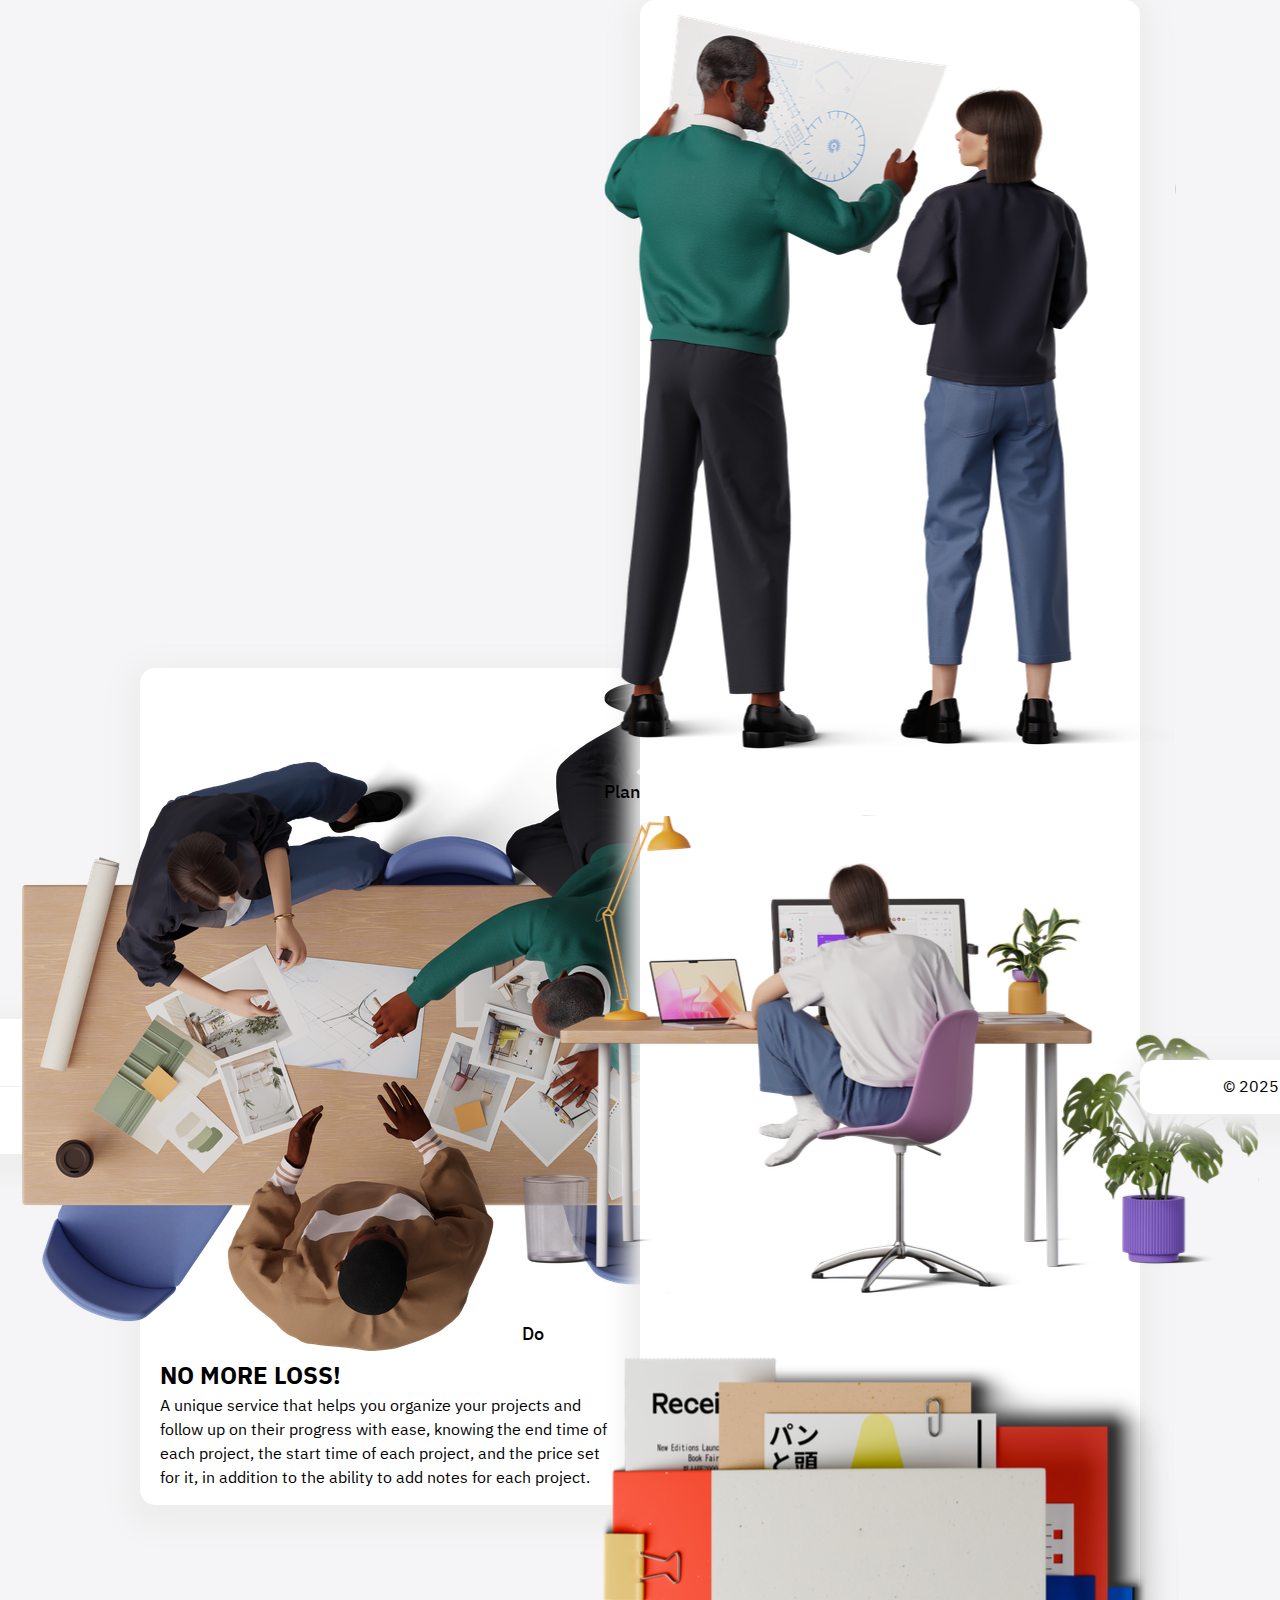
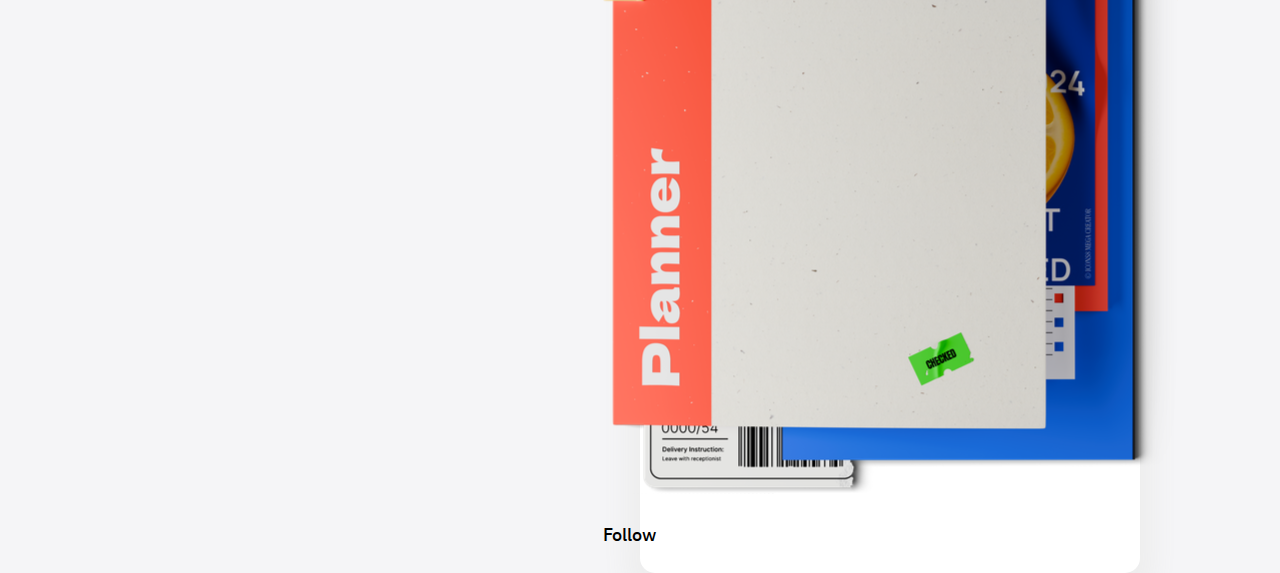
<file: index.html>
<!DOCTYPE html>
<html lang="en">
    <head>
        <meta charset="UTF-8" />
        <meta name="viewport" content="width=device-width, initial-scale=1.0" />
        <link rel="stylesheet" href="https://cdn.hugeicons.com/font/hgi-stroke-rounded.css" crossorigin="anonymous" />
        <link rel="stylesheet" href="CSS/style.css" />
        <title>Dev Pro Hub</title>
    </head>
    <body>
        <header>
            <div class="container">
                <div class="logo">
                    <i class="hgi hgi-stroke hgi-ai-computer"></i>
                    <span>Dev Pro Hub</span>
                </div>
                <div class="btn">
                    <a href="#"><button class="btn-shape">Try Now</button></a>
                </div>
            </div>
        </header>
        <section class="landing">
            <div class="container">
                <div class="image">
                    <img src="IMG/landigIMG.svg" alt="People in table" />
                </div>
                <div class="text">
                    <h2>NO MORE LOSS!</h2>
                    <p>A unique service that helps you organize your projects and follow up on their progress with ease, knowing the end
                        time
                        of each project, the start time of each project, and the price set for it, in addition to the ability to add
                        notes for
                        each project.</p>
                </div>
            </div>
        </section>
        <section class="option">
            <div class="container">
                <div class="box one">
                    <div class="image">
                        <img src="IMG/one.svg" alt="people talk">
                    </div>
                    <h3 class="text">Plan</h3>
                </div>
                <div class="box two">
                    <div class="image">
                        <img src="IMG/two.svg" alt="girl work">
                    </div>
                    <h3 class="text">Do</h3>
                </div>
                <div class="box three">
                    <div class="image">
                        <img src="IMG/three.svg" alt="files">
                    </div>
                    <h3 class="text">Follow</h3>
                </div>
            </div>
        </section>
        <footer>
            <div class="container">
                <p>&copy; 2025 All rights reserved by <a href="https://github.com/27waab">Awab Abdelbagi</a>.</p>
            </div>
        </footer>
    </body>
</html>
</file>
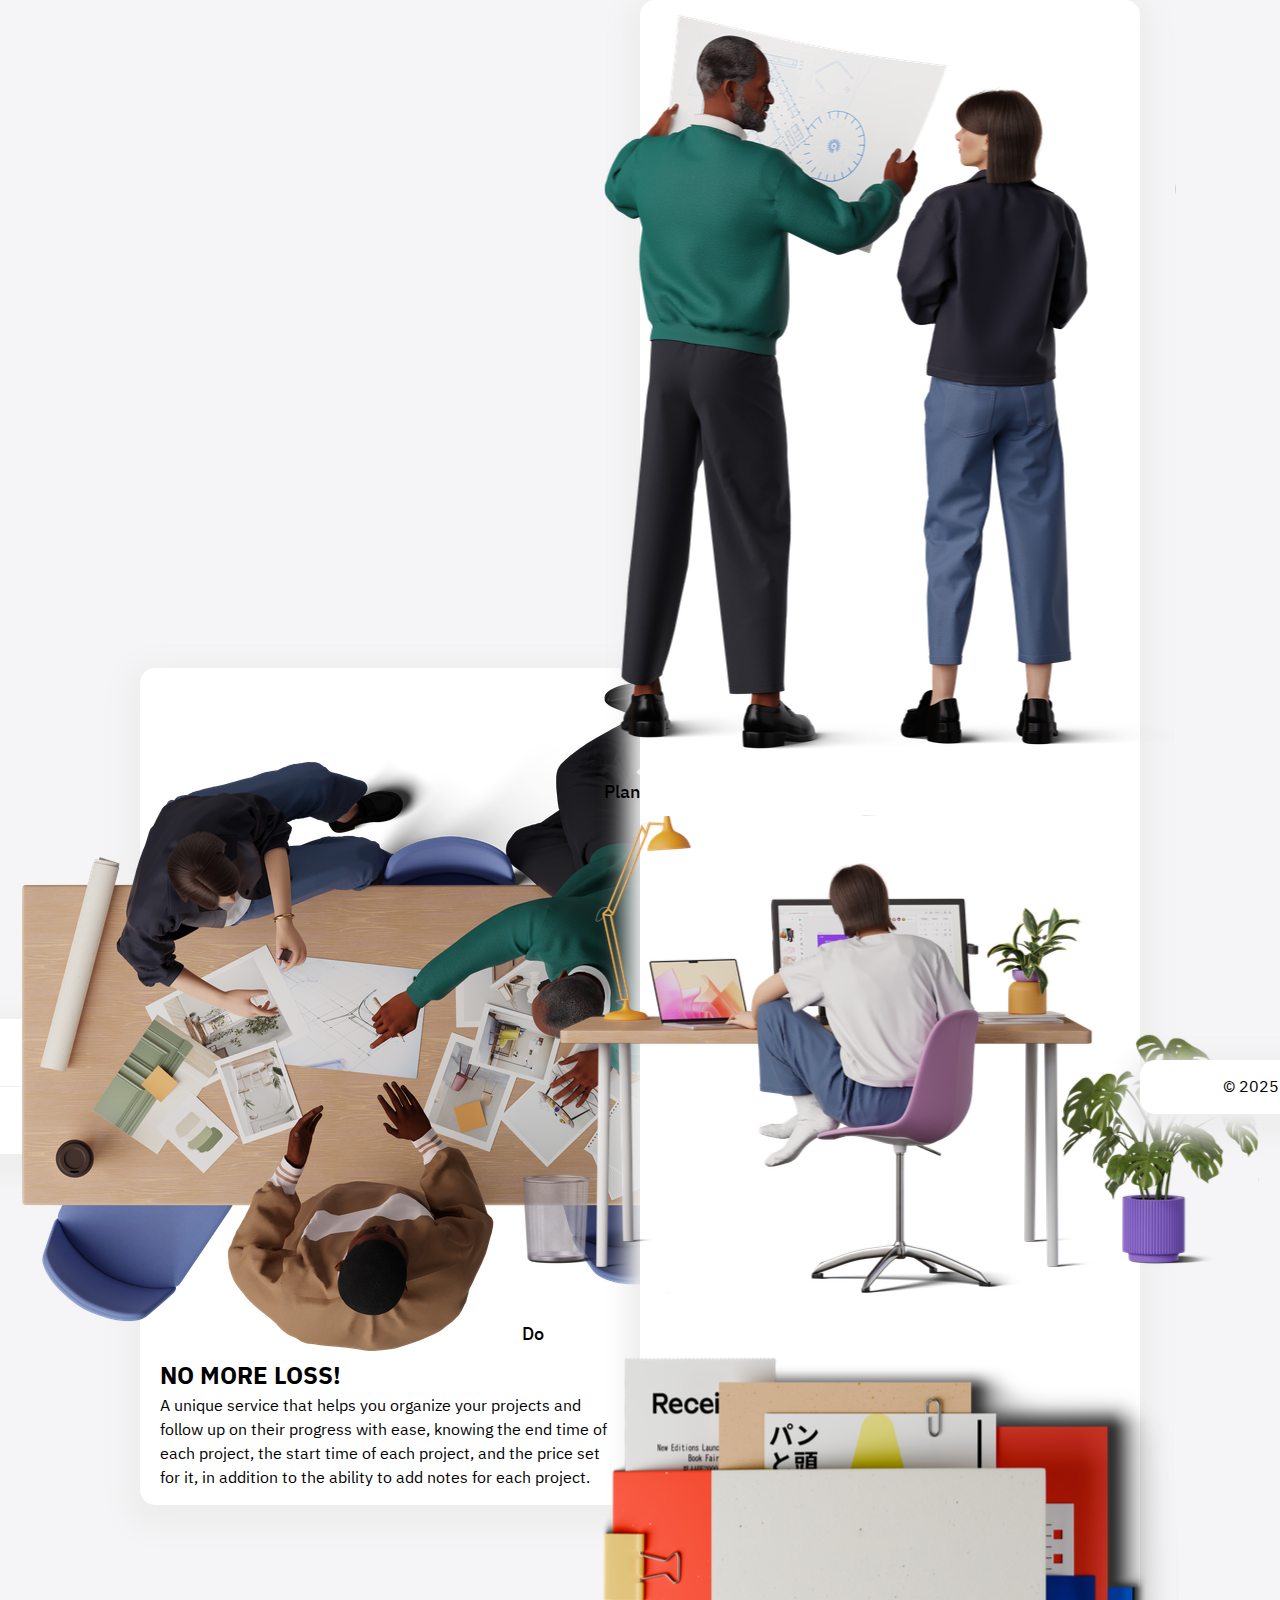
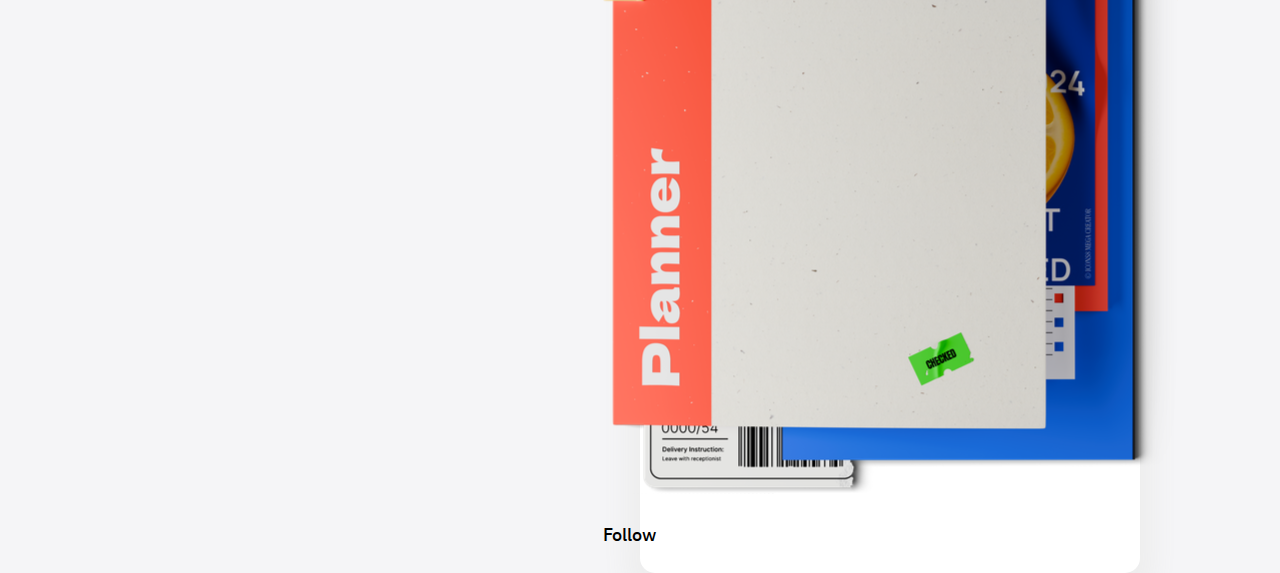
<file: home.html>
<!DOCTYPE html>
<html lang="en" data-bs-theme="dark">
    <head>
        <meta charset="utf-8" />
        <meta name="viewport" content="width=device-width, initial-scale=1" />
        <title>Project Home | Home</title>
        <link href="https://cdn.jsdelivr.net/npm/bootstrap@5.3.6/dist/css/bootstrap.min.css" rel="stylesheet" integrity="sha384-4Q6Gf2aSP4eDXB8Miphtr37CMZZQ5oXLH2yaXMJ2w8e2ZtHTl7GptT4jmndRuHDT" crossorigin="anonymous" />
        <link rel="stylesheet" href="style.css" />
    </head>
    <body class="bg-body">
        <header class="d-flex justify-content-between p-3 bg-body-tertiary text-white">
            <div class="container d-flex justify-content-between align-items-center">
                <h6>بيت المشاريع</h6>
                <div class="d-flex align-items-center justify-content-between">
                    <button class="btn btn-success me-2 btn-sm" id="addProject">إضافة مشروع</button>
                    <button class="btn btn-danger me-2 btn-sm" id="deleteAccount">حذف الحساب</button>
                    <button class="btn btn-secondary btn-sm" id="logout">تسجيل الخروج</button>
                </div>
            </div>
        </header>
        <main class="container mt-4">
            <div class="row" id="projectList">
                <!-- هنا يتم عرض الكاردات -->
            </div>
        </main>
        <!-- Modal إضافة مشروع -->
        <div class="modal fade" id="addProjectModal" tabindex="-1" aria-labelledby="addProjectLabel" aria-hidden="true">
            <div class="modal-dialog">
                <div class="modal-content">
                    <div class="modal-header">
                        <h5 class="modal-title" id="addProjectLabel">إضافة مشروع جديد</h5>
                        <button type="button" class="btn-close" data-bs-dismiss="modal" aria-label="إغلاق"></button>
                    </div>
                    <div class="modal-body">
                        <form id="projectForm">
                            <div class="mb-3">
                                <label for="projectName" class="form-label">اسم المشروع</label>
                                <input type="text" class="form-control" id="projectName" required />
                            </div>
                            <div class="mb-3">
                                <label for="projectDesc" class="form-label">وصف المشروع (اختياري)</label>
                                <textarea class="form-control" id="projectDesc" rows="3"></textarea>
                            </div>
                        </form>
                    </div>
                    <div class="modal-footer">
                        <button type="button" class="btn btn-secondary btn-sm" data-bs-dismiss="modal">إلغاء</button>
                        <button type="submit" form="projectForm" class="btn btn-primary btn-sm">حفظ المشروع</button>
                    </div>
                </div>
            </div>
        </div>
        <script src="https://cdn.jsdelivr.net/npm/bootstrap@5.3.6/dist/js/bootstrap.bundle.min.js" integrity="sha384-j1CDi7MgGQ12Z7Qab0qlWQ/Qqz24Gc6BM0thvEMVjHnfYGF0rmFCozFSxQBxwHKO" crossorigin="anonymous"></script>
        <script src="home.js"></script>
    </body>
</html>
</file>
<file: CSS/style.css>
@import url('https://fonts.googleapis.com/css2?family=IBM+Plex+Sans+Arabic:wght@100;200;300;400;500;600;700&family=Poppins:ital,wght@0,100;0,200;0,300;0,400;0,500;0,600;0,700;0,800;0,900;1,100;1,200;1,300;1,400;1,500;1,600;1,700;1,800;1,900&display=swap');
* {
    margin: 0;
    padding: 0;
    box-sizing: border-box;
    font-family: "IBM Plex Sans Arabic", sans-serif;
    user-select: none;
}
:root {
    --main-color: #007AFF;
    --light-gray: #F5F5F7;
    --dark-gray: #4A4A4A;
    --white-color: #fff;
    --black-color: #000;
    --main-transition: 300ms;
}
body {
    background-color: var(--light-gray);
    min-height: 100vh;
    display: flex;
    align-items: center;
    justify-content: center;
    position: relative;
}
.btn-shape {
    border: none;
    outline: none;
    padding: 4px 24px;
    border-radius: 8px;
    background-color: var(--main-color);
    font-size: 16px;
    color: var(--white-color);
    cursor: pointer;
    transition: var(--main-transition);
    font-weight: 500;
}
.btn-shape:hover {
    background-color: #0056b3;
}
.container {
    display: flex;
    align-items: center;
    justify-content: space-between;
    flex-direction: column;
    background-color: var(--white-color);
    padding: 15px 20px;
    border-radius: 15px;
    width: 500px;
    box-shadow: 0 10px 25px 15px #eee;
}
.container .logo {
    text-align: center;
    width: 100%;
    margin-bottom: 20px;
    font-size: 28px;
    color: var(--black-color);
    font-weight: bold;
    padding-bottom: 10px;
    border-bottom: 1px solid #eee;
    font-family: "Poppins", sans-serif;
}
.container .login {
    width: 100%;
}
.container .login .name label {
    display: block;
    color: var(--black-color);
    font-size: 18px;
    font-weight: 500;
    margin-bottom: 10px;
}
.container .login .name input {
    width: 100%;
    border: 1px solid var(--light-gray);
    padding: 5px 10px;
    border-radius: 8px;
    transition: var(--main-transition);
    outline: none;
}
.container .login .name input:focus {
    border-color: var(--main-color);
}
.container h3 {
    margin-top: 20px;
    color: var(--black-color);
    font-size: 18px;
    font-weight: 500;
    margin-bottom: 10px;
}
.container .catogrey {
    display: grid;
    grid-template-columns: repeat(auto-fill, minmax(108px, 1fr));
    gap: 10px;
    margin-bottom: 20px;
}
.container .catogrey span {
    display: flex;
    align-items: center;
    justify-content: space-around;
    border: 1px solid var(--light-gray);
    min-height: 30px;
    border-radius: 8px;
    cursor: pointer;
    color: var(--dark-gray);
    font-weight: 500;
}
.container .catogrey span.check {
    color: var(--main-color);
    background-color: #007bff16;
    border: 1px solid var(--main-color);
}
@media (max-width: 767px) {
    .container {
        width: 325px;
    }
}
.footer {
    position: absolute;
    bottom: 20px;
    left: 50%;
    transform: translateX(-50%);
    font-family: "Poppins", sans-serif;
    color: var(--dark-gray);
    font-size: 14px;
    width: 100%;
    text-align: center;
}
</file>
<file: style.css>
@import url('https://fonts.googleapis.com/css2?family=IBM+Plex+Sans+Arabic:wght@100;200;300;400;500;600;700&display=swap');
* {
    padding: 0;
    margin: 0;
    box-sizing: border-box;
    font-family: "IBM Plex Sans Arabic", sans-serif;
    user-select: none;
}
.start {
    width: 325px;
}
.card-log {
    display: none;
}
.card-log.open {
    display: block;
}
.card-sing {
    display: none;
}
.card-sing.open {
    display: block;
}
</file>
